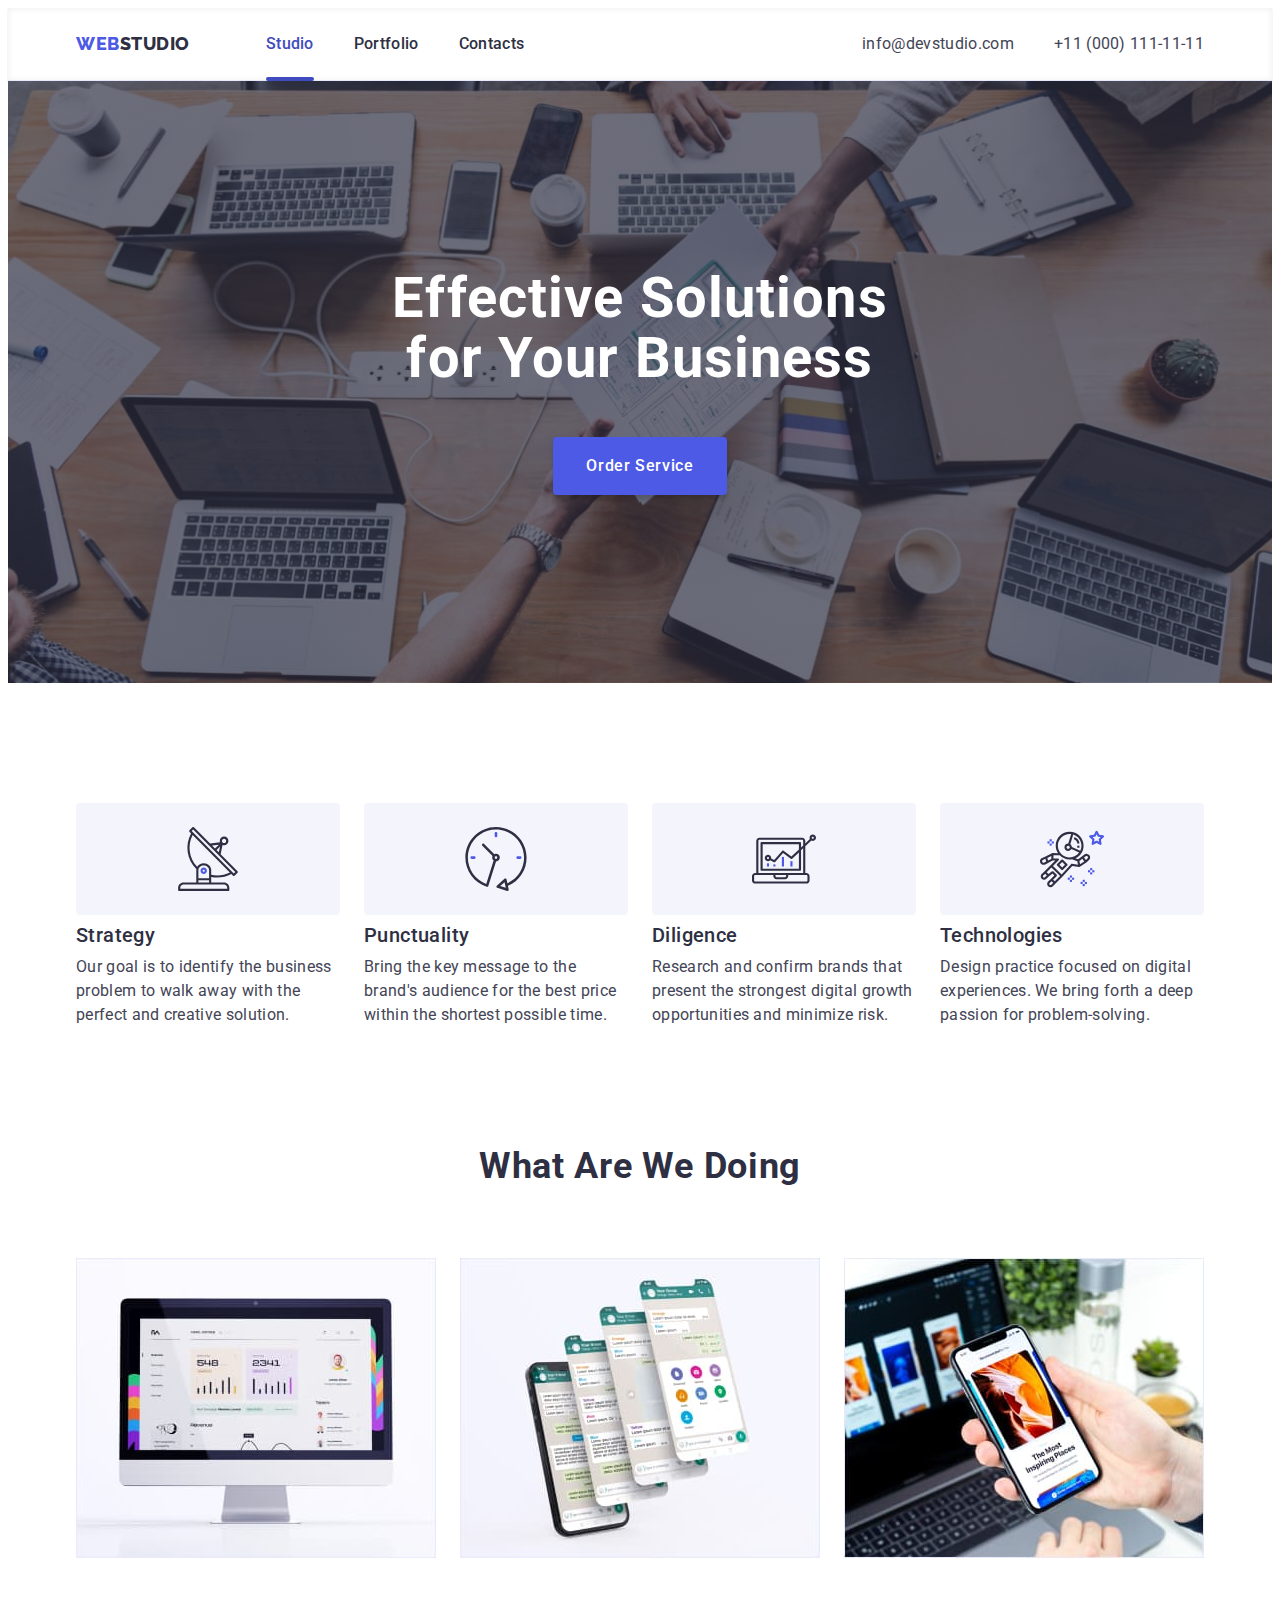
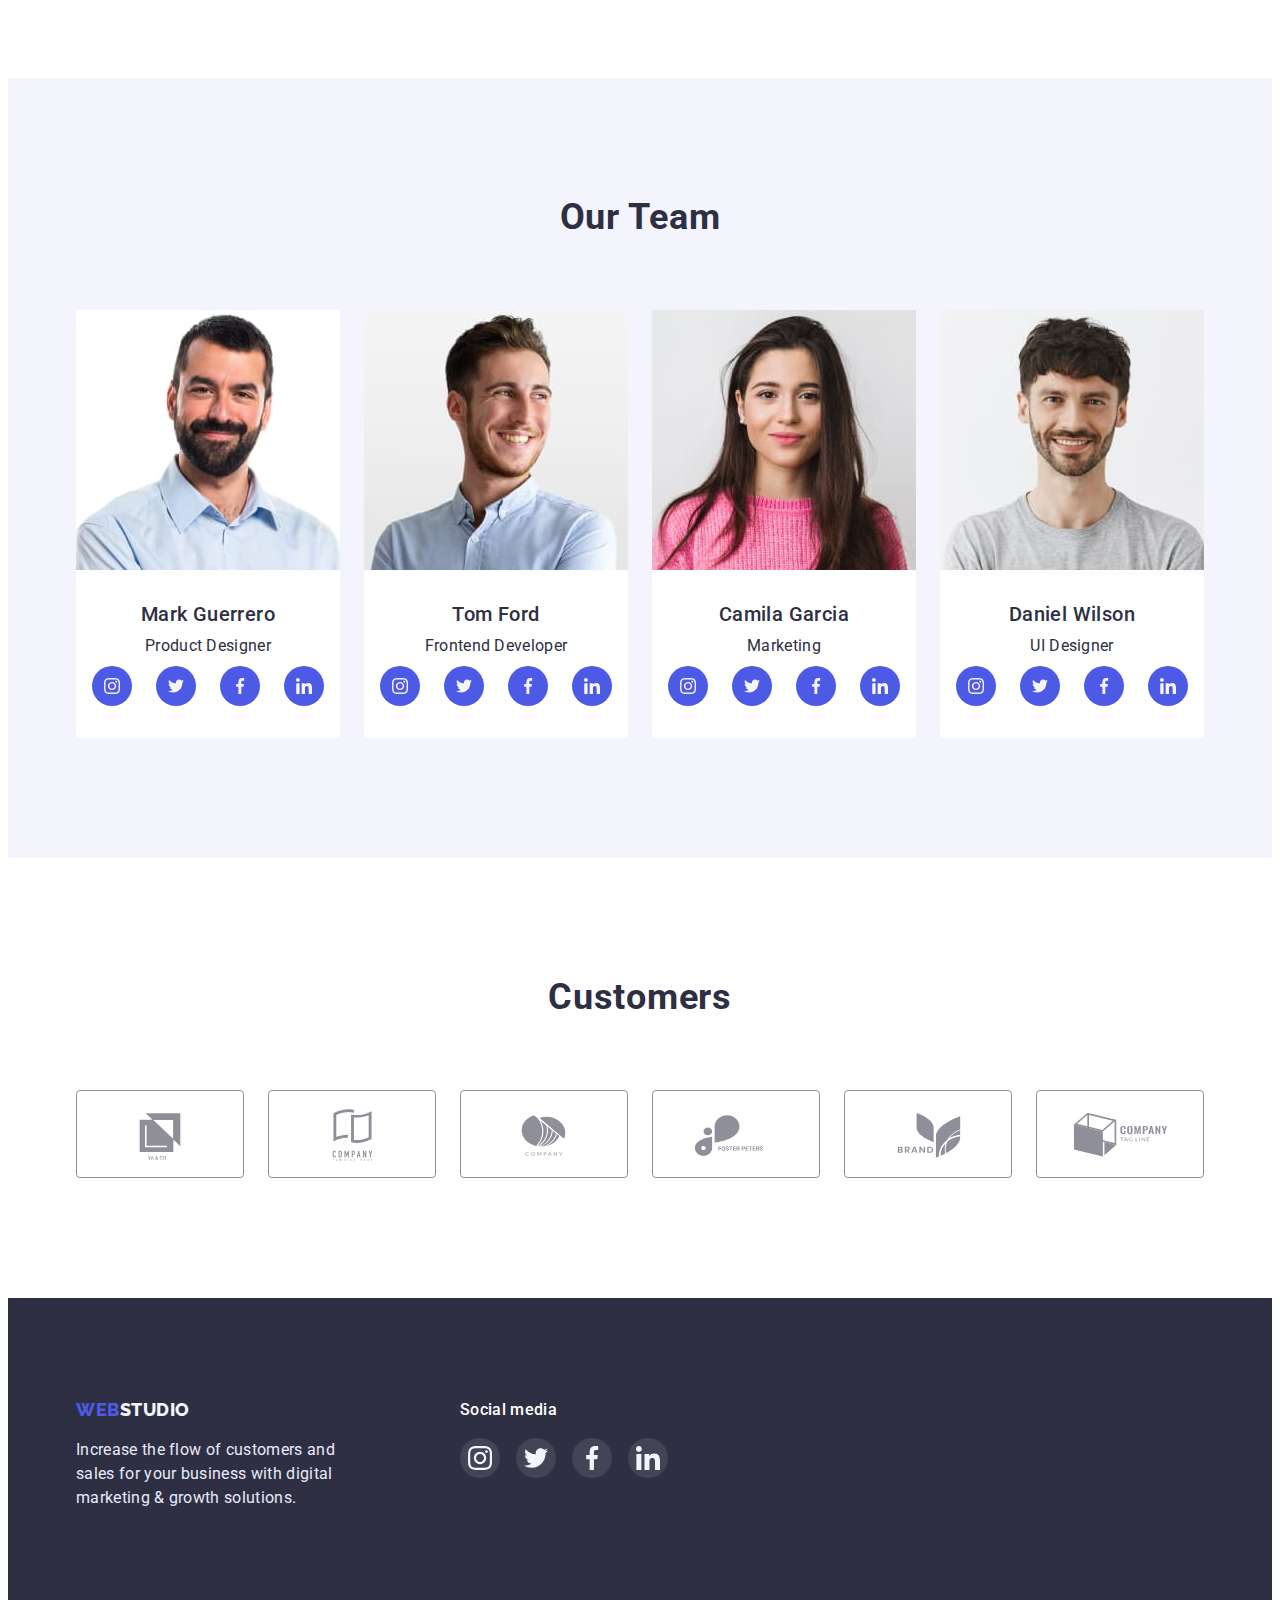
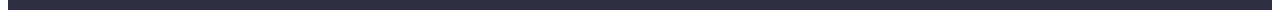
<file: index.html>
<!DOCTYPE html>
<html lang="en">
<head>
    <meta charset="UTF-8">
    <meta http-equiv="X-UA-Compatible" content="IE=edge">
    <meta name="viewport" content="width=device-width, initial-scale=1.0">
    <title>Domashka1</title>
    <link href="https://fonts.googleapis.com/css2?family=Raleway:wght@800&family=Roboto:wght@400;500;700;900&display=swap" rel="stylesheet">
    <link rel="stylesheet" href="https://cdnjs.cloudflare.com/ajax/libs/modern-normalize/1.1.0/modern-normalize.min.css" 
    integrity="sha512-wpPYUAdjBVSE4KJnH1VR1HeZfpl1ub8YT/NKx4PuQ5NmX2tKuGu6U/JRp5y+Y8XG2tV+wKQpNHVUX03MfMFn9Q==" 
    crossorigin="anonymous" 
    referrerpolicy="no-referrer" />
    <link rel="stylesheet" href="./css/styles.css"/>

</head>
<body>
<!--Шапка--> 

    <header class="page-header">  
        <div class="container main-header">
            <nav class="main-header" class="link">
         <a href="./index.html" class="logo"><span class="accent">Web</span>Studio</a>
            <ul class="site-nav list">
             <li class="item">
                <a class="nav-link current" href="./index.html">
                    Studio
                </a>
            </li>
             <li class="item"><a class="nav-link" href="./portfolio.html">Portfolio</a></li> 
             <li class="item"><a class="nav-link" href="Contacts">Contacts</a></li>
            </ul>
         </nav>
    
        <address class="address-link"> 
            <ul class="contact-link list">
                <li class="item"> <a href="mailto:info@devstudio.com" class="contact-link">info@devstudio.com</a></li>
                <li class="item"> <a href="tel:+11(000)1111111" class="contact-link">+11 (000) 111-11-11</a></li>
            </ul>
        </address>
        </div> 
    </header>
    <!--Герой-->
    <main>
       
        <section class="hero" class="section no-padding">
            <div class="business" class="container">
            <h1 class="hero-title">Effective Solutions for Your Business</h1>
            <button type="button" class="button primary" data-modal-open> Order Service</button>
            </div>
         </section>
      
       

        <!--Функції--> 
    
        <section class="advantages" class="section no-padding"> <h2 class="visually-hidden">Наші переваги</h2>
            <div class="container">
        <ul class="strategy list">
            <li class="right icon-vector">
               <h3 class="section-title">Strategy</h3>
                <p class="section-text">Our goal is to identify the business
                    problem to walk away with the perfect and creative solution.</p>
            </li>
            <li class="right icon-cloc">
              <h3 class="section-title">Punctuality</h3>
                <p class="section-text">Bring the key message to the brand's audience for the best price 
                    within the shortest possible time.</p>
            </li>
            <li class="right icon-diagram">
              <h3 class="section-title">Diligence</h3>
              <p  class="section-text">Research and confirm brands that present the strongest digital 
                growth opportunities and minimize risk.</p>
            </li>
            <li class="right icon-astronaut">
            <h3 class="section-title">Technologies</h3>
            <p class="section-text" >Design practice focused on digital experiences. 
                We bring forth a deep passion for problem-solving.</p>
            </li>
         </ul>
        </div>
     </section>

    <!--Переваги -->  

     <section class="we-doing" class="section no-padding">
        <div class="container">
         <h2 class="work-list">What are we doing</h2>
        <ul class="work-card list"> 
            <li>
             <img src="./images/img111.jpg" alt="програмування" width="360">
            </li>
            <li>
                <img src="./images/img(22).jpg" alt="написання кодування" width="360"> 
            </li>
             <li>
               <img src="./images/img(3).jpg" alt="дизайн" width="360">
             </li>
        </ul>
    </div>
     </section>

     <section class="section-team" class="section no-padding" >
       
        <div class="container">
            <div class="team-list"></div>
        <h2 class="work-list">Our Team</h2>
        <ul class="photo-card list">
            <li class="section-personnel">
                <img src="./images/img1.jpg" alt="дизайнер" width="264">

                <div class="pecture-bottom">
                <h3 class="letter-staff">Mark Guerrero</h3>
                <p class="specialty-section">Product Designer</p>
                <ul class="socials-list list">
                    <li class="socials-item">
                        <a class="socials-link" href="">
                            <svg class="socials-icon">
                                <use href="./images/icons.svg#icon-instagram"></use>
                            </svg>
                        </a>
                    </li>
                    <li class="socials-item">
                        <a class="socials-link" href="">
                            <svg class="socials-icon">
                                <use href="./images/icons.svg#icon-twitter"></use> 
                            </svg>
                        </a>
                    </li>
                    <li class="socials-item">
                        <a class="socials-link" href="">
                            <svg class="socials-icon">
                                <use href="./images/icons.svg#icon-facebook"></use> 
                            </svg>
                        </a>
                    </li>
                    <li class="socials-item">
                        <a class="socials-link" href="">
                        <svg class="socials-icon">
                            <use href="./images/icons.svg#icon-linkedin"></use> 
                        </svg>
                        </a>
                    </li>
                </ul>
                </div>
            </li>
            <li class="section-personnel">
                <img src="./images/img2.jpg" alt="розробник" width="264">
                
                <div class="pecture-bottom">
                <h3 class="letter-staff">Tom Ford</h3>
               <p class="specialty-section">Frontend Developer</p>
               <ul class="socials-list">
                  <li class="socials-item">
                    <a class="socials-link" href="">
                        <svg class="socials-icon">
                            <use href="./images/icons.svg#icon-instagram"></use> 
                        </svg>
                    </a>
                </li>
                  <li class="socials-item">
                    <a class="socials-link" href="">
                        <svg class="socials-icon">
                            <use href="./images/icons.svg#icon-twitter"></use> 
                        </svg>
                    </a>
                </li>
                  <li class="socials-item">
                    <a class="socials-link" href="">
                        <svg class="socials-icon">
                            <use href="./images/icons.svg#icon-facebook"></use> 
                        </svg>
                    </a>
                </li>
                  <li class="socials-item">
                    <a class="socials-link" href="">
                        <svg class="socials-icon">
                            <use href="./images/icons.svg#icon-linkedin"></use> 
                        </svg>
                    </a>
                </li>
            </ul>
                </div>
            </li>
            <li class="section-personnel">
                <img src="./images/img3.jpg" alt="маркетолог" width="264">
                
                <div class="pecture-bottom">
                <h3 class="letter-staff">Camila Garcia</h3>
               <p class="specialty-section">Marketing</p>
               <ul class="socials-list">
                  <li class="socials-item">
                    <a class="socials-link" href="">
                        <svg class="socials-icon">
                            <use href="./images/icons.svg#icon-instagram"></use> 
                        </svg>
                    </a>
                </li>
                  <li class="socials-item">
                    <a class="socials-link" href="">
                        <svg class="socials-icon">
                            <use a href="./images/icons.svg#icon-twitter"></use> 
                        </svg>
                    </a>
                </li>
                  <li class="socials-item">
                    <a class="socials-link" href="">
                        <svg class="socials-icon">
                            <use href="./images/icons.svg#icon-facebook"></use> 
                        </svg>
                    </a>
                </li>
                  <li class="socials-item">
                    <a class="socials-link" href="">
                        <svg class="socials-icon">
                            <use href="./images/icons.svg#icon-linkedin"></use> 
                        </svg>
                    </a>
                </li>
            </ul>
                </div>
            </li>
            <li class="section-personnel">
                <img src="./images/img4.jpg" alt="головний" width="264">
                
                <div class="pecture-bottom">
                <h3 class="letter-staff">Daniel Wilson</h3>
               <p class="specialty-section">UI Designer</p>
               <ul class="socials-list">
                  <li class="socials-item">
                    <a class="socials-link" href="">
                        <svg class="socials-icon">
                            <use  href="./images/icons.svg#icon-instagram"></use> 
                        </svg>
                    </a>
                </li>
                  <li class="socials-item">
                    <a class="socials-link" href="">
                        <svg class="socials-icon">
                            <use href="./images/icons.svg#icon-twitter"></use> 
                        </svg>
                    </a>
                </li>
                  <li class="socials-item">
                    <a class="socials-link" href="">
                        <svg class="socials-icon">
                            <use href="./images/icons.svg#icon-facebook"></use> 
                        </svg>
                    </a>
                </li>
                  <li class="socials-item">
                    <a class="socials-link" href="">
                        <svg class="socials-icon">
                            <use href="./images/icons.svg#icon-linkedin"></use> 
                        </svg>
                    </a>
                </li>
            </ul>
                </div>
            </li>
        </ul>
    </div>
   </section>
   
   <section class="customers"class="section no-padding">
    <div class="container">
        <h2 class="title">Customers</h2>
    <ul class="customers-list"> 
        <li class="customers-item">
         <a class="information-company" href="">
            <svg class="icons-company">
                <use href="./images/icons.svg#icon-Logo1"></use>
            </svg>
         </a>
         
        </li>
        <li class="customers-item">
            <a class="information-company" href="">
                <svg class="icons-company">
                    <use href="./images/icons.svg#icon-Logo2"></use>
                </svg>
             </a> 
        </li>
        <li class="customers-item">
            <a class="information-company" href="">
                <svg class="icons-company">
                    <use href="./images/icons.svg#icon-Logo3"></use>
                </svg>
             </a>
         </li>
         <li class="customers-item">
            <a class="information-company" href="">
                <svg class="icons-company">
                    <use href="./images/icons.svg#icon-Logo4"></use>
                </svg>
             </a>
         </li>
         <li class="customers-item">
            <a class="information-company" href="">
                <svg class="icons-company">
                    <use href="./images/icons.svg#icon-Logo5"></use>
                </svg>
             </a>
         </li>
         <li class="customers-item">
            <a class="information-company" href="">
                <svg class="icons-company">
                    <use href="./images/icons.svg#icon-Logo6"></use>
                </svg>
             </a>
         </li>
    </ul>
</div>
 </section>

</main>
  
<!--Футер-->
<footer class="footer"> 
    <div class="foot-tex container">
    <div>
    <a href="./index.html" class="logo"><span class="accent">Web</span><span class="logo-footer">Studio</span></a>
    <p class="footer-text">Increase the flow of customers and sales for your business with digital marketing & growth solutions.</p>
</div>

      <div class="container-footer">
        <p class="text-socials">Social media</p>
        <ul class="socials-list-footer">
            <li class="socials-footer">
                <a class="socials-link-footer" href="">
                    <svg class="icon-footer">
                        <use href="./images/icons.svg#icon-instagramf"></use>
                    </svg>
                </a>
            </li>
            <li class="socials-footer">
                <a class="socials-link-footer" href="">
                    <svg class="icon-footer">
                        <use href="./images/icons.svg#icon-twitterf"></use>
                    </svg>
                </a>
            </li>
            <li class="socials-footer">
                <a class="socials-link-footer" href="">
                    <svg class="icon-footer">
                        <use href="./images/icons.svg#icon-facebookf"></use>
                    </svg>
                </a>
            </li>
            <li class="socials-footer">
                <a class="socials-link-footer" href="">
                    <svg class="icon-footer">
                        <use href="./images/icons.svg#icon-linkedif"></use>
                    </svg>
                </a>
            </li>
        </ul>
      </div>
        
    </div>
</footer>
<div class="backdrop is-hidden" data-modal>
    <div class="modal">
       <button type="button" class="modal-button" data-modal-close> 
           <svg class="modal-icon">
               <use href="./images/icons.svg#icon-Vector"></use>
           </svg>
   </button>
    </div>
 </div>
<script src="./JS modal.js/js modal.js"></script>
</body>
</html>
</file>
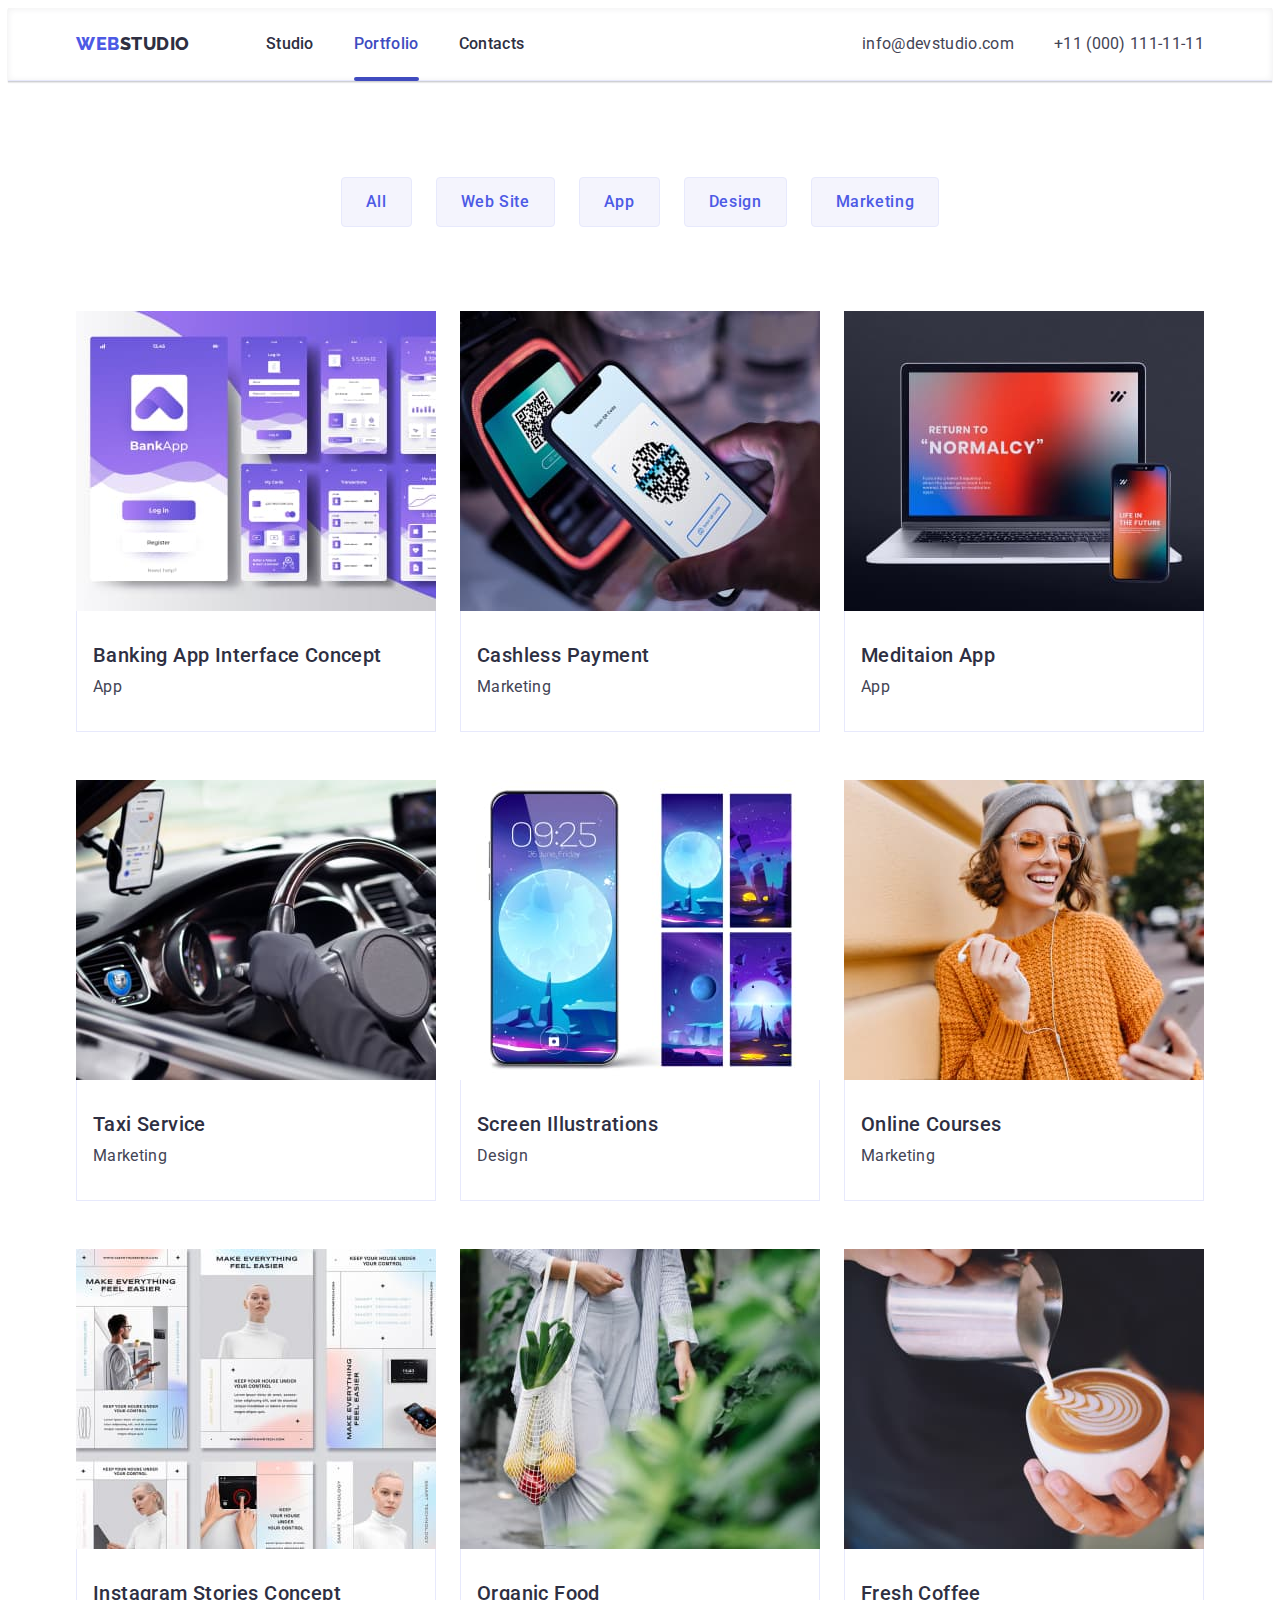
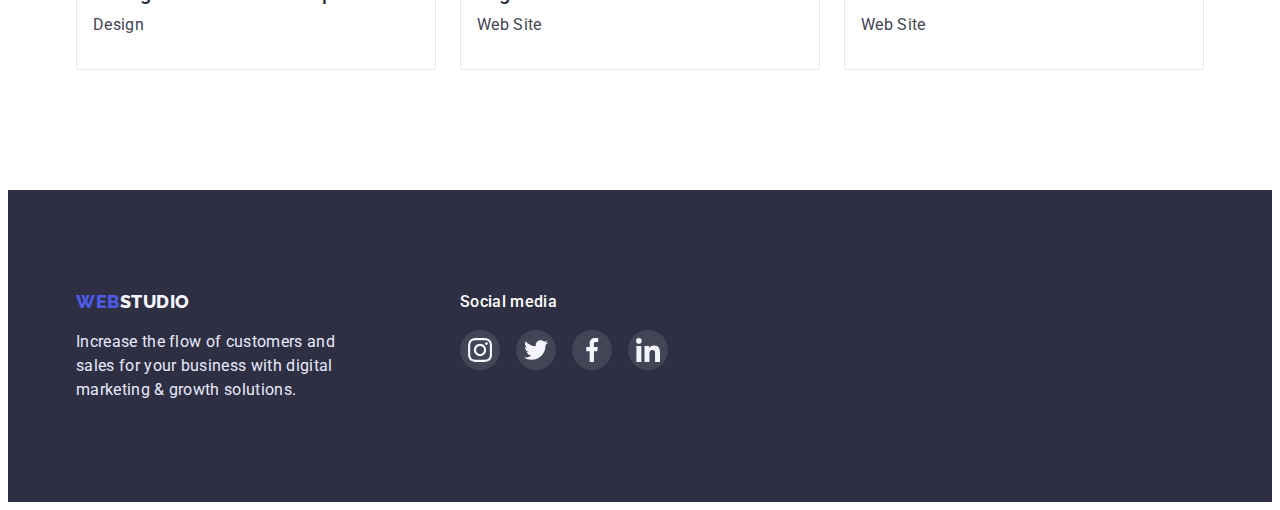
<file: portfolio.html>
<!DOCTYPE html>
<html lang="en">
<head>
    <meta charset="UTF-8">
    <meta http-equiv="X-UA-Compatible" content="IE=edge">
    <meta name="viewport" content="width=device-width, initial-scale=1.0">
    <title>Document</title>
    <link href="https://fonts.googleapis.com/css2?family=Raleway:wght@800&family=Roboto:wght@400;500;700;900&display=swap" rel="stylesheet">
    <link rel="stylesheet" 
     href="https://cdnjs.cloudflare.com/ajax/libs/modern-normalize/1.1.0/modern-normalize.min.css" 
     integrity="sha512-wpPYUAdjBVSE4KJnH1VR1HeZfpl1ub8YT/NKx4PuQ5NmX2tKuGu6U/JRp5y+Y8XG2tV+wKQpNHVUX03MfMFn9Q==" 
     crossorigin="anonymous" 
     referrerpolicy="no-referrer" />
    <link rel="stylesheet" href="./css/styles.css"/>

</head>
<body>
<!--Шапка-->
<header class="page-header">
   <div class="container main-header">

 <nav class="main-header" class="link">
    <a href="./portfolio.html" class="logo"><span class="accent">Web</span>Studio</a>
    <ul class="site-nav list">
      <li class="item"><a class="nav-link" href="./index.html">Studio</a></li>
      <li class="item">
        <a class="nav-link current" href="./portfolio.html">
          Portfolio
        </a>
      </li> 
      <li class="item"><a class="nav-link" href="Contacts">Contacts</a></li>
    </ul>
</nav>
<address class="address-link"> 
   <ul class="contact-link list">
        <li class="item"> <a href="mailto:info@devstudio.com" class="contact-link">info@devstudio.com</a> </li>
        <li class="item"> <a href="tel:+11(000)1111111" class="contact-link">+11 (000) 111-11-11</a> </li>
      </ul>
   </address>
   </div>
</header>
<main>
    
                      <!--Кнопки-ЗАГОЛОВОК-->

<section class="portfolio"> <h1 class="visually-hidden">Список послуг</h1>
<div class="container">
<ul class="buttons list">
    <li class="center-button"><button type="button" class="link-button">All</button></li> 
    <li class="center-button"><button type="button" class="link-button">Web Site</button></li>
    <li class="center-button"><button type="button" class="link-button">App</button></li>
    <li class="center-button"><button type="button" class="link-button">Design</button></li>
    <li class="center-button"><button type="button" class="link-button">Marketing</button></li>
</ul>




                      <!--Головне-->
    
            
   <ul class="flex-container list">
     <li class="flex-element">
        <a class="portfolio-link link" href="">
      <div class="wrapper">
          <img src="./images/portfolio/img(1).jpg" alt="кар" width="360">
           <p class="overlay">14 Stylish and User-Friendly App Design Concepts · Task
          Manager App ·
          Calorie Tracker App · Exotic Fruit Ecommerce App ·
          Cloud Storage App</p>
      </div>
      <div class="pecture-portfolio">
         <h2 class="section-title">Banking App Interface Concept</h2>
          <p class="section-text">App</p>
      </div>
        </a>
    </li>
     <li class="flex-element"> 
        <a class="portfolio-link link" href="">
          <div class="wrapper">
          <img src="./images/portfolio/img(2).jpg" alt="диз" width="360">
          <p class="overlay">14 Stylish and User-Friendly App Design Concepts · Task
            Manager App ·
            Calorie Tracker App · Exotic Fruit Ecommerce App ·
            Cloud Storage App</p>
        </div>
      <div class="pecture-portfolio">
         <h2 class="section-title">Cashless Payment</h2>
        <p class="section-text">Marketing</p>
      </div>
        </a>
    </li>
    <li class="flex-element"> 
        <a class="portfolio-link link" href="">
          <div class="wrapper">
          <img src="./images/portfolio/img(3).jpg" alt="дод" width="360"> 
          <p class="overlay">14 Stylish and User-Friendly App Design Concepts · Task
            Manager App ·
            Calorie Tracker App · Exotic Fruit Ecommerce App ·
            Cloud Storage App</p>
          </div> 
      <div class="pecture-portfolio">
         <h2 class="section-title">Meditaion App</h2>
        <p class="section-text">App</p>
      </div>
        </a>
    </li>
     <li class="flex-element"> 
        <a class="portfolio-link link" href="">
          <div class="wrapper">
          <img src="./images/portfolio/img(4).jpg" alt="мар" width="360">
          <p class="overlay">14 Stylish and User-Friendly App Design Concepts · Task
            Manager App ·
            Calorie Tracker App · Exotic Fruit Ecommerce App ·
            Cloud Storage App</p>
        </div>
      <div class="pecture-portfolio">
         <h2 class="section-title">Taxi Service</h2>
        <p class="section-text">Marketing</p>
      </div>
        </a>
     </li>
     <li class="flex-element">
        <a class="portfolio-link link" href="">
          <div class="wrapper">
            <img src="./images/portfolio/img(5).jpg" alt="дод" width="360">
            <p class="overlay">14 Stylish and User-Friendly App Design Concepts · Task
              Manager App ·
              Calorie Tracker App · Exotic Fruit Ecommerce App ·
              Cloud Storage App</p>
          </div>
       
      <div class="pecture-portfolio">
         <h2 class="section-title">Screen Illustrations</h2>
        <p class="section-text">Design</p>
      </div>
        </a>
     </li>
     <li class="flex-element">
       <a class="portfolio-link link" href="">
        <div class="wrapper">
        <img src="./images/portfolio/img(6).jpg" alt="веб" width="360">
        <p class="overlay">14 Stylish and User-Friendly App Design Concepts · Task
          Manager App ·
          Calorie Tracker App · Exotic Fruit Ecommerce App ·
          Cloud Storage App</p>
      </div>
      <div class="pecture-portfolio">
         <h2 class="section-title">Online Courses</h2>
        <p class="section-text">Marketing</p>
      </div>
        </a>
     </li>
     <li class="flex-element">
        <a class="portfolio-link link" href="">
          <div class="wrapper">
          <img src="./images/portfolio/img(7).jpg" alt="диз" width="360">
          <p class="overlay">14 Stylish and User-Friendly App Design Concepts · Task
            Manager App ·
            Calorie Tracker App · Exotic Fruit Ecommerce App ·
            Cloud Storage App</p>
        </div>
      <div class="pecture-portfolio">
         <h2 class="section-title">Instagram Stories Concept</h2>
        <p class="section-text">Design</p>
      </div>
        </a>
     </li>
     <li class="flex-element">
        <a class="portfolio-link link" href="">
          <div class="wrapper">
          <img src="./images/portfolio/img(8).jpg" alt="мар" width="360">
          <p class="overlay">14 Stylish and User-Friendly App Design Concepts · Task
            Manager App ·
            Calorie Tracker App · Exotic Fruit Ecommerce App ·
            Cloud Storage App</p>
        </div>
      <div class="pecture-portfolio">
         <h2 class="section-title">Organic Food</h2>
         <p class="section-text">Web Site</p>
      </div>
      </a>
     </li>
     <li class="flex-element">
      <a class="portfolio-link link" href="">
        <div class="wrapper">
          <img src="./images/portfolio/img(9).jpg" alt="дод" width="360">
          <p class="overlay">14 Stylish and User-Friendly App Design Concepts · Task
            Manager App ·
            Calorie Tracker App · Exotic Fruit Ecommerce App ·
            Cloud Storage App</p>
      </div>  
      <div class="pecture-portfolio">
         <h2 class="section-title">Fresh Coffee</h2>
         <p class="section-text">Web Site</p>
      </div>
     </a>
     </li>
   </ul>
</section>
</div>
</main>

<!--Футер--> 
<footer class="footer">
  <div class="foot-tex container">
    <div>
    <a href="./portfolio.html" class="logo"><span class="accent">Web</span><span class="logo-footer">Studio</span></a>
    <p class="footer-text">Increase the flow of customers and sales for your business with digital marketing 
        & growth solutions.</p>
      </div>

      <div class="container-footer">
        <p class="text-socials">Social media</p>
        <ul class="socials-list-footer">
            <li class="socials-footer">
                <a class="socials-link-footer" href="">
                    <svg class="icon-footer">
                        <use href="./images/icons.svg#icon-instagramf"></use>
                    </svg>
                </a>
            </li>
            <li class="socials-footer">
                <a class="socials-link-footer" href="">
                    <svg class="icon-footer">
                        <use href="./images/icons.svg#icon-twitterf"></use>
                    </svg>
                </a>
            </li>
            <li class="socials-footer">
                <a class="socials-link-footer" href="">
                    <svg class="icon-footer">
                        <use href="./images/icons.svg#icon-facebookf"></use>
                    </svg>
                </a>
            </li>
            <li class="socials-footer">
                <a class="socials-link-footer" href="">
                    <svg class="icon-footer">
                        <use href="./images/icons.svg#icon-linkedif"></use>
                    </svg>
                </a>
            </li>
        </ul>
      </div>

</footer>
</body>
</html>
</file>
<file: css/styles.css>
/* Стилі для STUDIO*/

/* колір основного тексту  #434455 */
/* колір другорядного тексту #2E2F42 */
/* білий текст #FFFFFF */
/* акцент #4D5AE5 */
/* колір фону макету там де контакти #FFFFFF */
/* колір фону #F4F4FD */
/* колір фону там де кнопка/футер #2E2F42 */
/* другорядний колір фону макету/фотокартки #F4F4FD */
/* лого #F4F4FD */
/* лого #4D5AE5 */
/* лого #2E2F42 */
/* text-footer*/
/* customers-color */
/* колір основного тексту #2E2F42 */
/* колір другорядного тексту #434455 */
/* колір фону макету #FFFFFF */
/* footer #2E2F42 */  
/* білий текст #E7E9FC */
/* logo #F4F4FD */
/* кнопка активна #404BBF */
/* неактивна кнопка #4D5AE5 */

:root {
    --primary-text-color: #434455;
    --title-text-color: #2E2F42;
    --accent-color: #4D5AE5;
    --text-white-color: #FFFFFF;
    --secondary-fond-color: #2E2F42;
    --secondary-color-photocard: #F4F4FD;
    --text-color-footer: #E7E9FC;
    --customers-color: #8E8F99;
    
    --main-color-text: #2E2F42;
    --color-secondary-text: #434455;
    --color-maket: #FFFFFF;
    --color-footer: #2E2F42;
    --color-button-active: #404BBF;
    --transition: 250ms cubic-bezier(0.4, 0, 0.2, 1);
}

img{
    display: block;
    max-width: 100%;
    height: auto;
    object-fit: cover;
}

* {box-sizing: border-box;
}




.list {
    padding: 0; 
    margin: 0;  
    list-style: none;
   }



p,
h1,
h2,
h3,
h4,
ul {
 margin-top: 0;
 margin-bottom: 0;
}


.page-header {
    border-bottom: 1px solid #e7e9fc;
    box-shadow: inset 0px 1px 6px 0px rgba(46, 47, 66, 0.08), 
                      0px 1px 1px 0px rgba(46, 47, 66, 0.16),
                      0px 2px 1px 0px  rgba(46, 47, 66, 0.08);
}

.main-header {
    display: flex;
    align-items: center;
}





.container {
   margin-left: auto;
    margin-right: auto;
    width: 1158px;
    padding-left: 15px;
    padding-right: 15px;
     }
  


body {
font-size: 16px;   
background-color: var(--text-white-color);
color: var(--secondary-fond-color);
font-family: Roboto, sans-serif;
}

/* logo */

.logo {
    font-family: 'Raleway';
    font-weight: 800;
    font-size: 18px;
    line-height: 1.33;
    letter-spacing: 0.03em;
    text-transform: uppercase;
    color:var(--title-text-color); 
    text-decoration: none; 
    margin-right: 76px;
    }


/* nav-link*/
.nav-link .curent{
    color: #404BBF;
}
    .current::after {
    content: "";
    position: absolute;
    display: block;
    left: 0;
    bottom: -1px;
    height: 4px;
    width: 100%;
    border-radius: 2px;
    background-color: #404BBF;
}

.nav-link{

    font-weight: 500;
    line-height: 1.5;
    letter-spacing: 0.02em;
    color: var(--secondary-fond-color);
    text-decoration: none;
    display: flex;
    padding-top: 24px;
    padding-bottom: 24px;
    display: block;
    font-size: 16px;
    transition: color 250ms cubic-bezier(0.4, 0, 0.2, 1);
  }
     .nav-link.curent{
        color: #404BBF;
     }
                

 .site-nav .item{

 }

 .site-nav {         /* в ряд*/
    display: flex; 
    gap: 40px;                       
}


/*.site-nav .item:last-child { 
    margin-right: 0;
    } */

 .site-nav li {
      /* відстань між ними*/
        }

  /* .site-nav .item:not(:last-child) {
    margin-right: 40px; }   */
     
  
   .site-nav  .item + .item {

   }



   .contact-link .item + .item {
    margin-left: 40px;
   }


   .photo-card{
    display: flex;
    gap: 24px;
   }

   .work-card{
   display: flex;
   gap: 24px;
    }

    






.nav-link.current{
    color: var(--color-button-active);

}





    .nav-link:hover{
     color:#404BBF;
       }
    .nav-link:focus{
        color:#404BBF;

    }  

/* contact-link */

.contact-link {
    line-height: 1.5;
    letter-spacing: 0.02em;
    color: var(--primary-text-color);
    text-decoration: none;
    display: flex;
    margin-left: auto;
    transition: color 250ms cubic-bezier(0.4, 0, 0.2, 1);
   }

   .address-link{
    display: flex;
    margin-left: auto;
    font-style: normal;
   }



   .contact-link:hover{
   color: #404BBF;
   }
 
   /* Hero */  

   .hero-title {
    font-weight: 700;
    font-size: 56px;
    line-height: 1.07; 
    letter-spacing: 0.02em;
    color: var(--text-white-color);
    max-width: 496px;
    margin: 0 auto;
    } 

   .hero {
    text-align: center;
    margin-top: 0;
   ; 
     
    max-width: 1440px;
    margin-left: auto;
    margin-right: auto;
    padding: 188px 0;
     
    background-image: linear-gradient(
      to right, 
      rgba(46, 47, 66, 0.7), 
      rgba(46, 47, 66, 0.7)
    ),  
     url(../images/people-office\(1\).jpg);
     background-color:var(--title-text-color);
    background-size: cover;
    background-position: center;
    background-repeat: no-repeat;
   }

 
   .business{
    width: 1158px;
    margin: 0 auto;
    padding-left: 15px;
    padding-right: 15px;
   }

    /* Modal */
 

    .backdrop{
        position: fixed;
        top: 0;
        left: 0;
        width: 100%;
        height: 100%;
        background: rgba(46, 47, 66, 0.4);
        opacity: 1;
        transition: opacity 250ms cubic-bezier(0.4, 0, 0.2, 1),
                    visibility 250ms cubic-bezier(0.4, 0, 0.2, 1);
    }   

    .modal{
        max-width: 408px;
        max-height: 576px;
        background-color: #FCFCFC;
        top: 50%;
        left: 50%;
        width: 100%;
        height: 100%;
        transform: translate(-50%, -50%) scale(1);
        position: absolute;
        padding: 20px 0;
        background: #FCFCFC;
        box-shadow: 0px 1px 1px rgb(0 0 0 / 14%),
                    0px 1px 3px rgb(0 0 0 / 12%),
                    0px 2px 1px rgb(0 0 0 / 20%);
         border-radius: 4px;
         opacity: 1;
         transition: tranform 250ms cubic-bezier(0.4, 0, 0.2, 1);           
                    
    }


    .backdrop.is-hidden {
        opacity: 0;
        visibility: hidden;
        pointer-events: none;
    }



.modal-button{
    background: #e7e9fc;
    border: 1px solid rgba(0, 0, 0, 0.1);
    border-radius: 50%;
    height: 24px;
    width: 24px;
    display: flex;
    justify-content: center;
    align-items: center;
    cursor: pointer;
    fill: currentColor;
    top: 24px;
    right: 24px;
    position: absolute;
}


.modal-button:hover {
    background-color: var(--color-button-active);
    fill: var(--text-white-color);
}


.modal-icon{
    width: 8px;
    height: 8px;
}







      /* Button */
   
    .button.primary {
    text-align: center;
    font-size: 16px;
    font-family: Roboto, sans-serif;
    color: var(--text-white-color);
    background-color: var(--accent-color);
    border-radius: 4px;
    padding: 16px 32px;
    border: 1px solid transparent;
    margin-top: 48px;
    box-shadow: 0px 4px 4px rgba(0, 0, 0, 0.15); 
    line-height: 1.5;
    letter-spacing: 0.04em;
    cursor: pointer;
    font-weight: 500;
    transition:background-color var(--transition)
    }
   

.button.primary:hover,
.button.primary:focus{
   background-color:#404BBF;
   color: #FFFFFF;
}
    

.buttons{
        display: flex;
        justify-content: center;
        gap: 24px;
}




    
.poitner{
    cursor: pointer;
}




     /* Section */

       

    .strategy{
        display: flex;
        gap: 24px;
    }

.right{
    width: 264px;
}

 
   
   .right::before{
    display: block;
    content:"";
   height: 112px;
   outline: 1px;
   background-color:#F4F4FD;
   border-radius: 4px;
   background-repeat: no-repeat;
   background-position: center;
   margin-bottom: 8px;
 }
 .icon-vector::before{
    background-image: url(../images/group.svg.svg);
 }
.icon-cloc::before{
    background-image: url(../images/clock.svg.svg);
}
.icon-diagram::before{
    background-image: url(../images/diagram.svg.svg);
}
.icon-astronaut::before{
    background-image: url(../images/astronaut.svg.svg);
}




.advantages{
    padding-top: 120px;
    padding-bottom: 120px;
}


.we-doing{
    padding-bottom: 120px;
}


.section-team{
    top: 1548px;
    background:var(--secondary-color-photocard);
    padding-top: 120px;
    padding-bottom: 120px;
     }







    .visually-hidden{

    position: absolute;
    white-space: nowrap;
    width: 1px;
    height: 1px;
    overflow: hidden;
    border: 0;
    padding: 0;
    clip: rect(0 0 0 0);
    clip-path: inset(50%);
    margin: -1px

    }

.section{
padding-top: 120px;
padding-bottom: 120px;
}
  
.section.no-padding{
    padding-top: 0;
    padding-bottom: 0;
}

    .section-text{
    line-height: 1.5;
    letter-spacing: 0.02em;
     color: var(--primary-text-color);   
    }

    .section-title{
        margin-bottom: 8px;
        font-weight: 500;
        font-size: 20px;
        line-height: 1.2;
        letter-spacing: 0.02em;
        text-transform: capitalize;
        color: var(--secondary-fond-color);   
        }

      /* Work-list*/ 

    .work-list{
        margin-top: 0;
        margin-bottom: 72px;
        font-weight: 700;
        font-size: 36px;
        line-height: 1.1;
        text-align: center;
        letter-spacing: 0.02em;
        text-transform: capitalize;
        color: var(--secondary-fond-color);

         }
        

     .section-personnel{
        background-color: #FFFFFF;
        flex-basis: calc((100% - 72px) / 4 );
        border-radius: 0px 0px 4px 4px;

     }


      .letter-staff{
        margin-top: 0;
        margin-bottom: 8px;
        font-weight: 500;
        font-size: 20px;
        line-height: 1.2;
        text-align: center;
        letter-spacing: 0.02em;
        color: var(--secondary-fond-color);
                }
                
        .specialty-section{
        margin-top: 0;
        margin-bottom: 8px;
        font-weight: 400;
        font-size: 16px;
        line-height: 1.5;
        text-align: center;
        letter-spacing: 0.02em;
             }



           .title{
            font-size: 36px;
            line-height: 1.11;
            letter-spacing: 0.02em;
            text-transform: capitalize;
            text-align: center;
            margin-bottom: 72px;
            ;
            color:var(--main-color-text);
           }
              .customers-list{
              font-style: normal;
              letter-spacing: 0.2em;
              color: var(--customers-color);
              list-style: none;
              display: flex;
              gap: 24px;
              justify-content: space-between;
              align-items: center;
              padding-left: 0px;
            } 
           .information-company{
            display: flex;
            align-items: center;
            justify-content: center;
            width: 168px;
            height: 88px;
            border: 1px solid var(--customers-color);
            color: var(--customers-color);
            border-radius: 4px;
            transition: border-color var(--transition), color var(--transition);
           } 
           .information-company:hover,
           .information-company:focus{
           border-color:var(--color-button-active);   
           color:var(--color-button-active);
           }
            
            .icons-company{
            fill:currentColor;
            height: 56px;
            width: 104px;
           }
             
            .customers-item{
            width: 168px;
            height: 88px;
           }     
           .customers{
            padding-top: 120px;
            padding-bottom: 120px;
           }
    
            /* Footer */

           .footer {
            display: flex;
            background-color:var(--color-footer);
            padding: 100px 0px;
             }

            .accent{
                color:var(--accent-color);  
              }

              .logo-footer{
                margin-top: 0;
                color:var(--secondary-color-photocard);
            }

    .footer-text {
        margin-top: 0;
        margin-bottom: 0;
        line-height: 1.5;
        letter-spacing: 0.02em;
        width: 264px;
        height: 72px;
        box-sizing: content-box;  
                color:var(--text-color-footer);
                margin-top: 16px;
                  } 

   /* socials footer */ 
   .text-socials{
    font-size: 16px; 
    line-height: 1.5;
    font-weight: 500;
    letter-spacing: 0.02em;
    color: var(--text-white-color);
    margin-bottom: 16px;
   }
    
   .container-footer{
    width: 208px;
    margin-left: 120px;
   }
   
   .foot-tex{
    display:flex;
   }
              .socials-footer{
                    width: 40px;
                    height: 40px;
                  } 
                  
             .socials-list-footer{
              margin: 0;
              padding: 0;
              display: flex;
              gap: 16px;
              list-style: none;
             }

             .icon-footer{
                width: 24px;
                height: 24px;
                fill:var(--secondary-color-photocard)
             }


             .socials-link-footer{
                display: flex;
                align-items: center;
                justify-content: center;
               width: 100%;
               height: 100%;
               background-color: rgba(255, 255, 255, 0.1);
               border-radius: 50%;
               transition: background-color var(--transition);
              
             } 
             .socials-link-footer:focus{
                background-color: rgba(49, 208, 170, 1);
             }
             .socials-link-footer:hover{
               background-color: rgba(49, 208, 170, 1);
             }
                
            

    .pecture-bottom  {
        padding-bottom: 32px;
        padding-top: 32px;
        padding-right: 16px;
        padding-left: 16px;
    }           
                
     .pecture-portfolio {
        padding-bottom: 32px;
        padding-top: 32px;
        padding-right: 16px;
        padding-left: 16px;
        border-left: 1px solid #E7E9FC;
        border-right: 1px solid #E7E9FC; 
        border-bottom: 1px solid #E7E9FC;  ;
     }
 
      /* section */
                     
      .team-list{
        margin-left: auto;
        margin-right: auto;
      }

      



       /* Social */
     .socials-list{
        display: flex;
        gap: 24px;
        list-style: none;
        justify-content: center;
        padding-left: 0px;
     }



     .socials-item{
       width: 40px;
       height: 40px;
     }

     .socials-link{
        display:flex;
        align-items: center;
        justify-content: center;
      width: 100%;
      height: 100%;
      background-color: var(--accent-color);
      border-radius: 50%;
      transition: background-color var(--transition);
     }
      .socials-link:hover {
       background-color:#404BBF;
      }
      .socials-link:focus {
        background-color: #404BBF;
      }

     .socials-icon{
      width: 16px;
      height: 16px;
      fill: var(--secondary-color-photocard);
     }


.link-button{
font-family: Roboto, sans-serif;
font-size: 16px;
font-style: normal;
font-weight: 500;
line-height: 1.5;
letter-spacing: 0.04em;
background-color: #F4F4FD;
color: #4D5AE5;
border-radius: 4px;
padding: 12px 24px;
border: 1px solid #e7e9fc; 
cursor: pointer;
transition: border-color var(--transition), background-color var(--transition), color var(--transition), box-shadow var(--transition);

}

.portfolio-link:hover, 
.portfolio-link:focus{
    box-shadow: 0px 1px 6px rgb(46 47 66 / 8%),
                0px 1px 1px rgb(46 47 66 / 16%),
                0px 2px 1px rgb(46 47 66 / 8%);         
    } 
     

.portfolio-link:hover .overlay, 
.portfolio-link:focus .overlay{
opacity: 1;
transform: translate(0, 0);
}

    .portfolio-link{
        display: block;
    text-decoration: none;
    transition: box-shadow 250ms var(--transition);
    }    

   .portfolio{
    padding-bottom: 120px;
    padding-top: 96px; 
} 

 
.flex-element:hover {
    box-shadow: 0px 2px 1px 0px rgba(46, 47, 66, 0.08),
                0px 1px 1px 0px rgba(46, 47, 66, 0.16),  
                0px 1px 6px 0px rgba(46, 47, 66, 0.08);
}

.flex-element:focus {
    box-shadow: 0px 2px 1px 0px rgba(46, 47, 66, 0.08),
                0px 1px 1px 0px rgba(46, 47, 66, 0.16),  
                0px 1px 6px 0px rgba(46, 47, 66, 0.08);
}


.flex-container {
display: flex;
padding: 0;
row-gap: 48px;
column-gap: 24px;
flex-wrap: wrap;
margin-top: 84px;
}


 .flex-element{
    color: var(--text-color-footer);
flex-basis: calc((100% - 2 * 24px) / 3 );
} 




.link-button:hover,
.link-button:focus {
    color:var(--color-maket);
    background-color:var(--color-button-active);
    border-color: transparent;
    box-shadow: 0px 3px 1px rgba(0, 0, 0, 0.10),
             0px 2px 1px rgba(0, 0, 0, 0.08),
             0px 2px 2px rgba(0, 0, 0, 0.12);
}


 
.poitner{
    cursor: pointer;
}

.link{
    text-decoration: none;
}
.item{
    position: relative;
}
.overlay{
font-family: "Roboto";
font-style: normal;
font-weight: 400;
font-size: 16px;
line-height: 1.5;
letter-spacing: 0.02em;
position: absolute;
top: 0;
left: 0;
width: 100%;
height: 100%;
color: var(--color-maket);
background-color: var(--color-button-active);
padding: 40px 32px;
overflow: auto;
opacity: 0;
transform: translate(0, 100%);
transition: transform var(--transition), opacity var(--transition);
}

.wrapper {
    overflow: hidden;
    position: relative;
}
  .wrapper:hover, 
  .wrapper:focus{
    transform: translateY(0);
    opacity: 1;
  }
</file>
